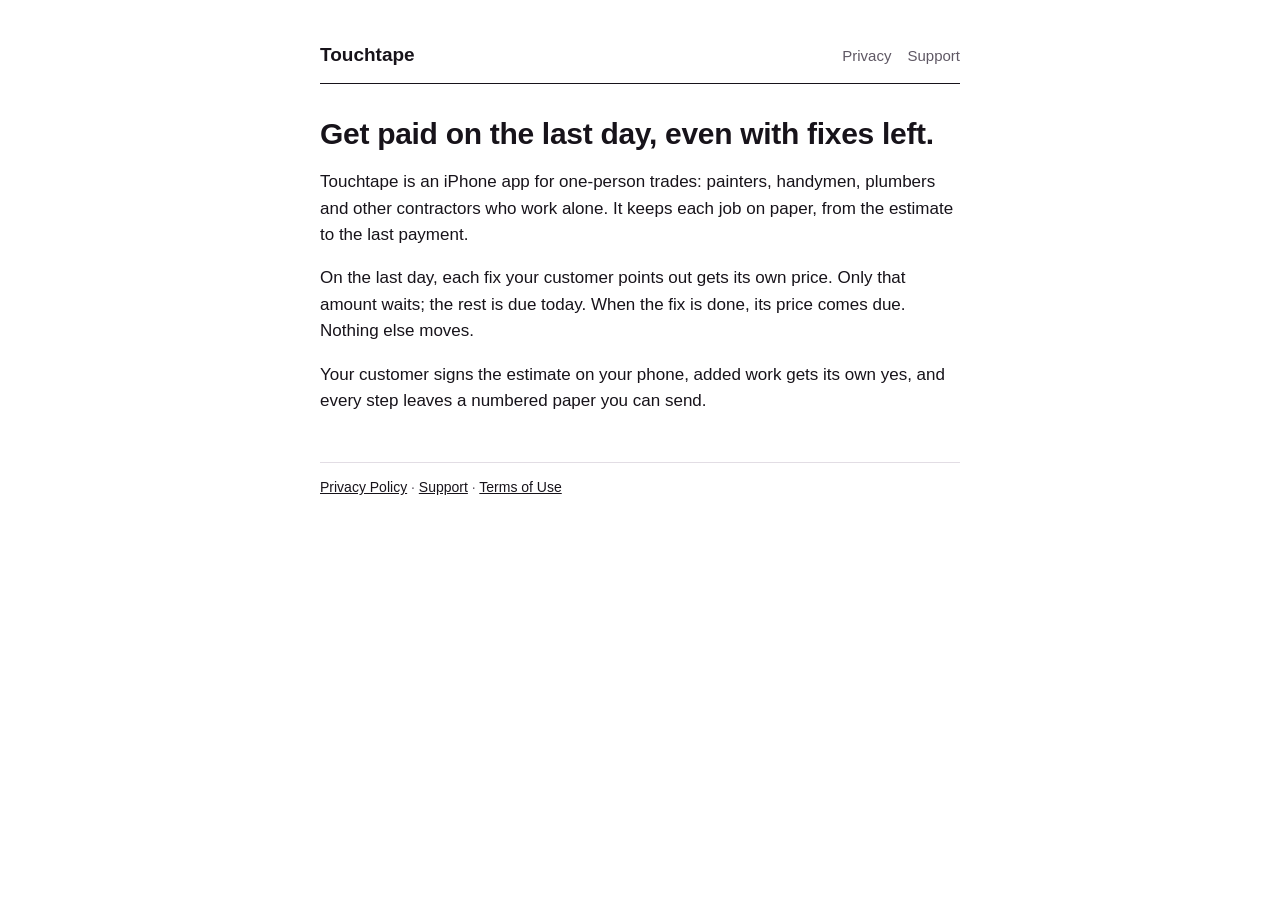
<file: index.html>
<!doctype html>
<html lang="en">
<head>
  <meta charset="utf-8">
  <meta name="viewport" content="width=device-width, initial-scale=1">
  <title>Touchtape</title>
  <meta name="description" content="Estimates, punch lists and bills for one-person trades, on iPhone.">
  <link rel="stylesheet" href="/style.css">
</head>
<body>
<main>
  <header>
    <a class="brand" href="/">Touchtape</a>
    <nav><a href="/privacy/">Privacy</a><a href="/support/">Support</a></nav>
  </header>

  <h1>Get paid on the last day, even with fixes left.</h1>
  <p>Touchtape is an iPhone app for one-person trades: painters, handymen, plumbers and other contractors who work alone. It keeps each job on paper, from the estimate to the last payment.</p>
  <p>On the last day, each fix your customer points out gets its own price. Only that amount waits; the rest is due today. When the fix is done, its price comes due. Nothing else moves.</p>
  <p>Your customer signs the estimate on your phone, added work gets its own yes, and every step leaves a numbered paper you can send.</p>

  <footer>
    <a href="/privacy/">Privacy Policy</a> · <a href="/support/">Support</a> · <a href="https://www.apple.com/legal/internet-services/itunes/dev/stdeula/">Terms of Use</a>
  </footer>
</main>
</body>
</html>
</file>
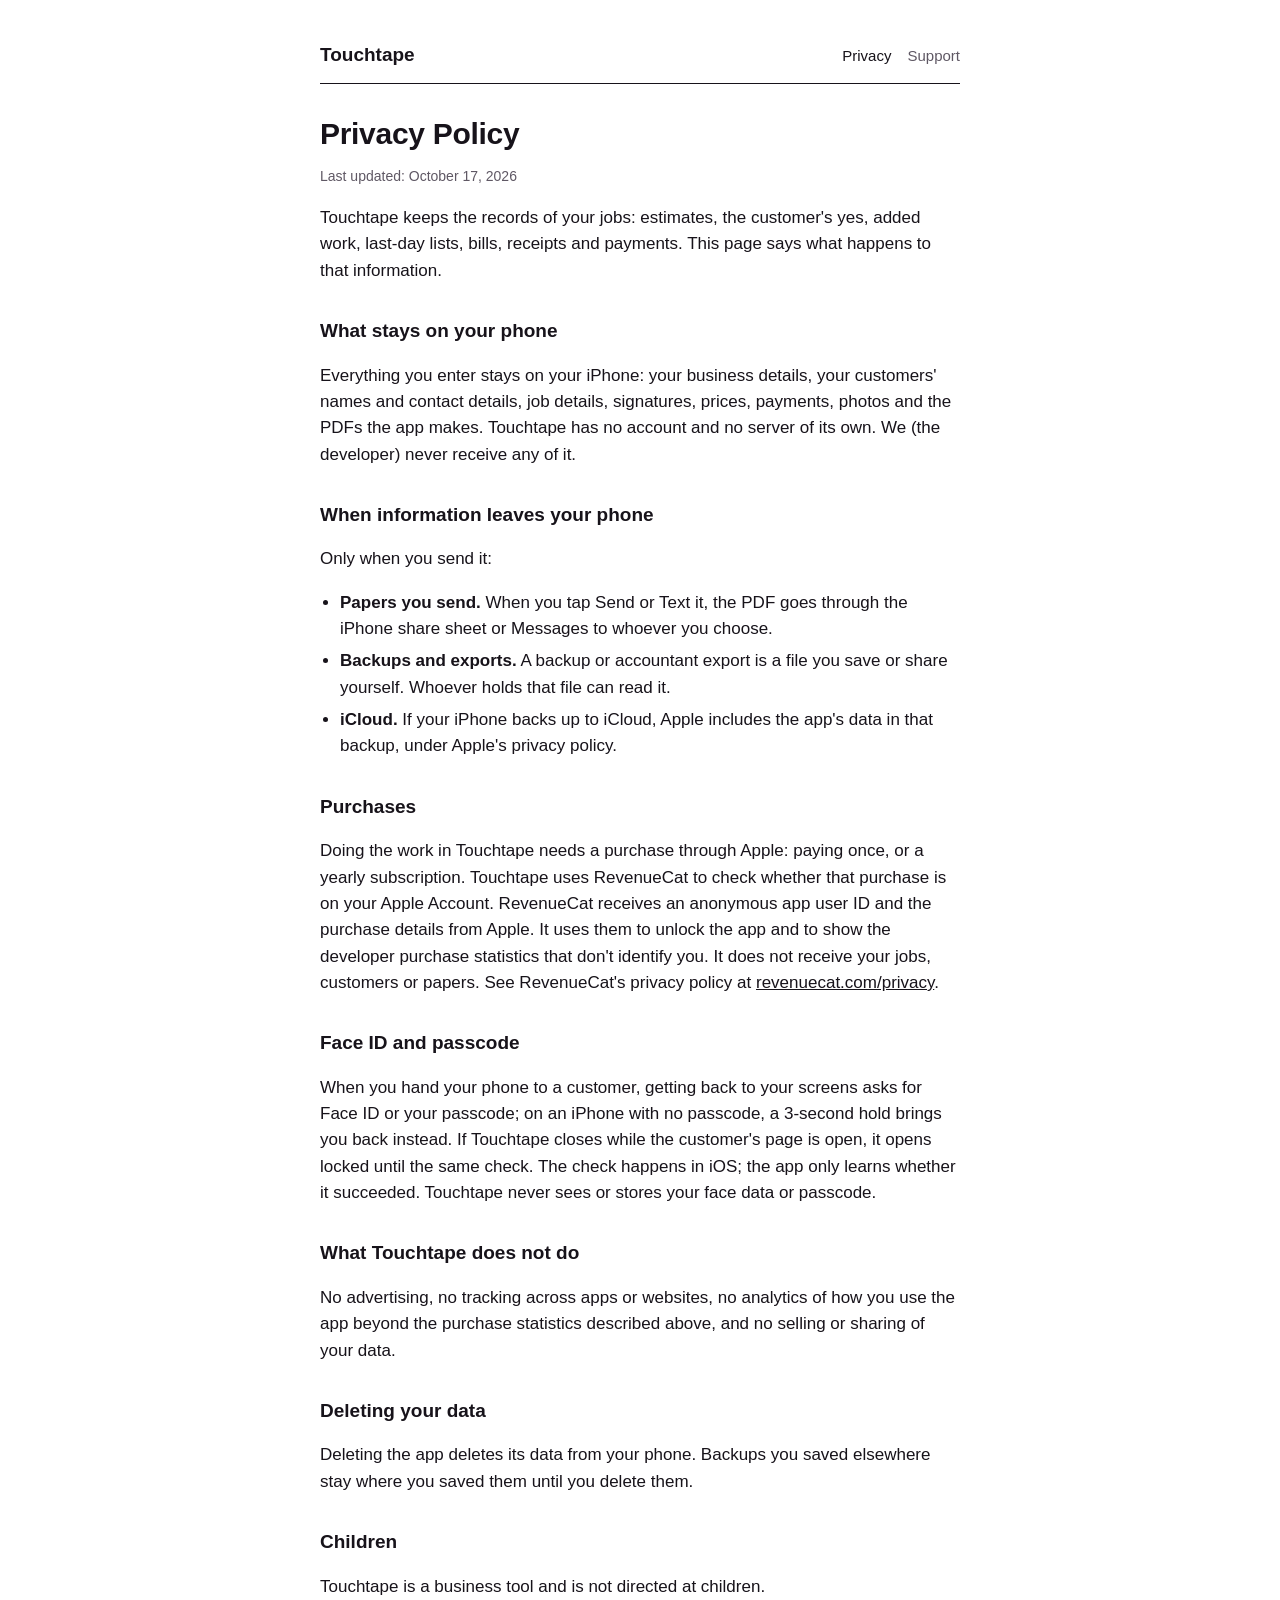
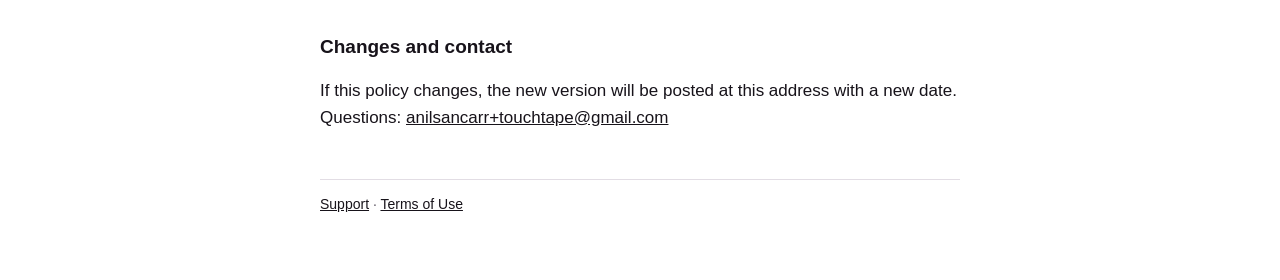
<file: privacy/index.html>
<!doctype html>
<html lang="en">
<head>
  <meta charset="utf-8">
  <meta name="viewport" content="width=device-width, initial-scale=1">
  <title>Privacy Policy · Touchtape</title>
  <link rel="stylesheet" href="/style.css">
</head>
<body>
<main>
  <header>
    <a class="brand" href="/">Touchtape</a>
    <nav><a href="/privacy/" aria-current="page">Privacy</a><a href="/support/">Support</a></nav>
  </header>

  <h1>Privacy Policy</h1>
  <p class="date">Last updated: October 17, 2026</p>

  <p>Touchtape keeps the records of your jobs: estimates, the customer's yes, added work, last-day lists, bills, receipts and payments. This page says what happens to that information.</p>

  <h2>What stays on your phone</h2>
  <p>Everything you enter stays on your iPhone: your business details, your customers' names and contact details, job details, signatures, prices, payments, photos and the PDFs the app makes. Touchtape has no account and no server of its own. We (the developer) never receive any of it.</p>

  <h2>When information leaves your phone</h2>
  <p>Only when you send it:</p>
  <ul>
    <li><strong>Papers you send.</strong> When you tap Send or Text it, the PDF goes through the iPhone share sheet or Messages to whoever you choose.</li>
    <li><strong>Backups and exports.</strong> A backup or accountant export is a file you save or share yourself. Whoever holds that file can read it.</li>
    <li><strong>iCloud.</strong> If your iPhone backs up to iCloud, Apple includes the app's data in that backup, under Apple's privacy policy.</li>
  </ul>

  <h2>Purchases</h2>
  <p>Doing the work in Touchtape needs a purchase through Apple: paying once, or a yearly subscription. Touchtape uses RevenueCat to check whether that purchase is on your Apple Account. RevenueCat receives an anonymous app user ID and the purchase details from Apple. It uses them to unlock the app and to show the developer purchase statistics that don't identify you. It does not receive your jobs, customers or papers. See RevenueCat's privacy policy at <a href="https://www.revenuecat.com/privacy">revenuecat.com/privacy</a>.</p>

  <h2>Face ID and passcode</h2>
  <p>When you hand your phone to a customer, getting back to your screens asks for Face ID or your passcode; on an iPhone with no passcode, a 3-second hold brings you back instead. If Touchtape closes while the customer's page is open, it opens locked until the same check. The check happens in iOS; the app only learns whether it succeeded. Touchtape never sees or stores your face data or passcode.</p>

  <h2>What Touchtape does not do</h2>
  <p>No advertising, no tracking across apps or websites, no analytics of how you use the app beyond the purchase statistics described above, and no selling or sharing of your data.</p>

  <h2>Deleting your data</h2>
  <p>Deleting the app deletes its data from your phone. Backups you saved elsewhere stay where you saved them until you delete them.</p>

  <h2>Children</h2>
  <p>Touchtape is a business tool and is not directed at children.</p>

  <h2>Changes and contact</h2>
  <p>If this policy changes, the new version will be posted at this address with a new date. Questions: <a href="mailto:anilsancarr+touchtape@gmail.com">anilsancarr+touchtape@gmail.com</a></p>

  <footer>
    <a href="/support/">Support</a> · <a href="https://www.apple.com/legal/internet-services/itunes/dev/stdeula/">Terms of Use</a>
  </footer>
</main>
</body>
</html>
</file>
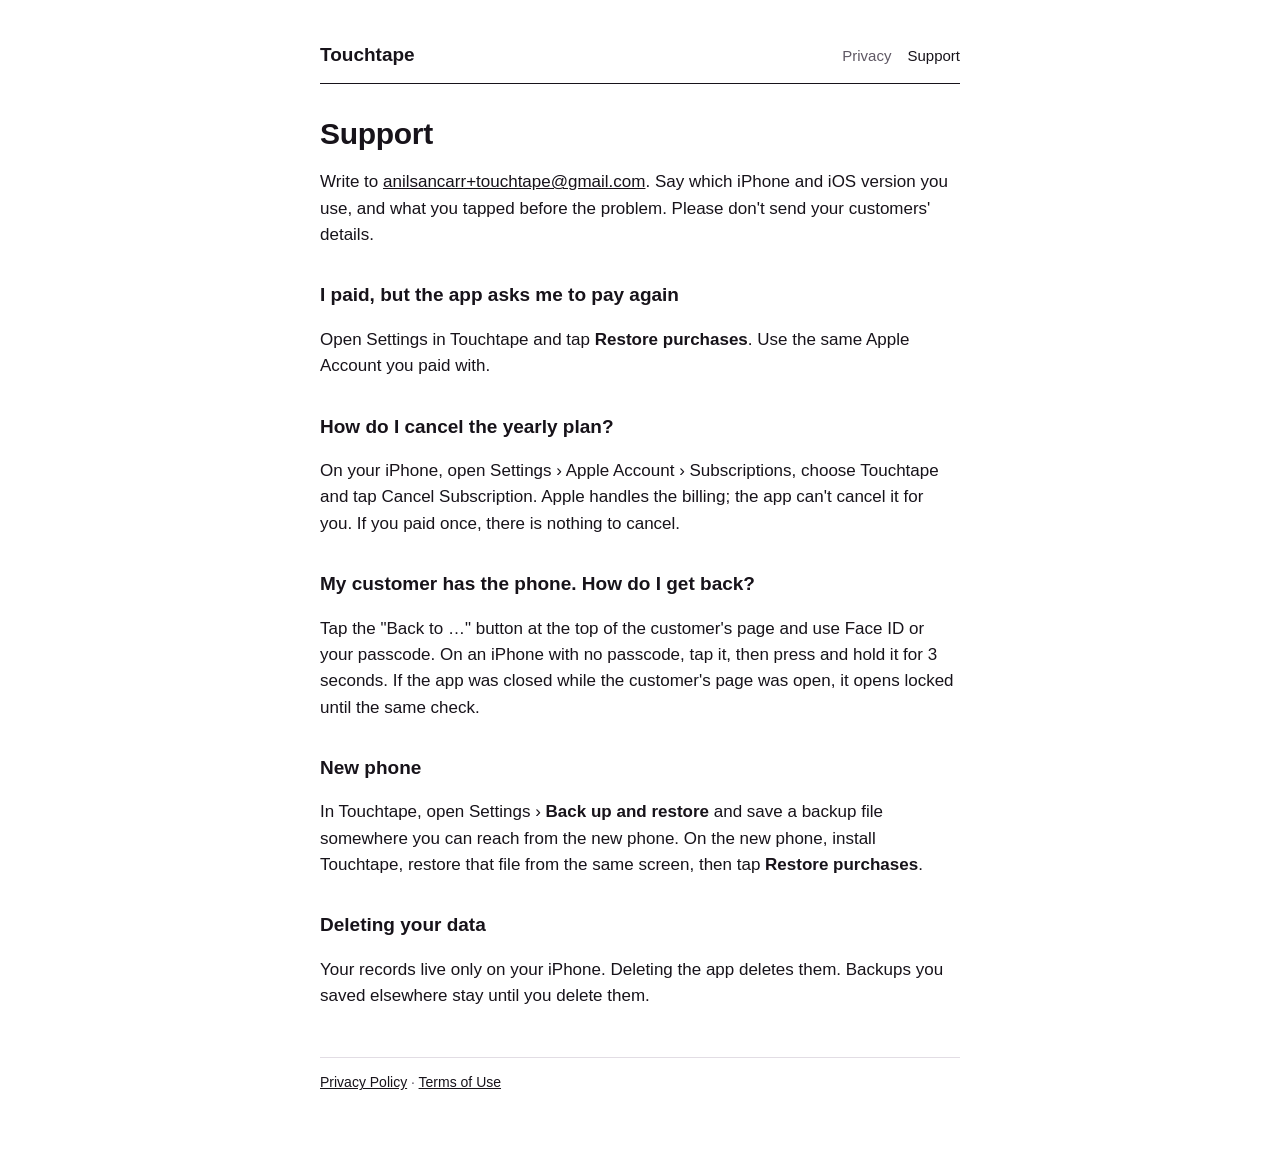
<file: support/index.html>
<!doctype html>
<html lang="en">
<head>
  <meta charset="utf-8">
  <meta name="viewport" content="width=device-width, initial-scale=1">
  <title>Support · Touchtape</title>
  <link rel="stylesheet" href="/style.css">
</head>
<body>
<main>
  <header>
    <a class="brand" href="/">Touchtape</a>
    <nav><a href="/privacy/">Privacy</a><a href="/support/" aria-current="page">Support</a></nav>
  </header>

  <h1>Support</h1>
  <p>Write to <a href="mailto:anilsancarr+touchtape@gmail.com">anilsancarr+touchtape@gmail.com</a>. Say which iPhone and iOS version you use, and what you tapped before the problem. Please don't send your customers' details.</p>

  <h2>I paid, but the app asks me to pay again</h2>
  <p>Open Settings in Touchtape and tap <strong>Restore purchases</strong>. Use the same Apple Account you paid with.</p>

  <h2>How do I cancel the yearly plan?</h2>
  <p>On your iPhone, open Settings › Apple Account › Subscriptions, choose Touchtape and tap Cancel Subscription. Apple handles the billing; the app can't cancel it for you. If you paid once, there is nothing to cancel.</p>

  <h2>My customer has the phone. How do I get back?</h2>
  <p>Tap the "Back to …" button at the top of the customer's page and use Face ID or your passcode. On an iPhone with no passcode, tap it, then press and hold it for 3 seconds. If the app was closed while the customer's page was open, it opens locked until the same check.</p>

  <h2>New phone</h2>
  <p>In Touchtape, open Settings › <strong>Back up and restore</strong> and save a backup file somewhere you can reach from the new phone. On the new phone, install Touchtape, restore that file from the same screen, then tap <strong>Restore purchases</strong>.</p>

  <h2>Deleting your data</h2>
  <p>Your records live only on your iPhone. Deleting the app deletes them. Backups you saved elsewhere stay until you delete them.</p>

  <footer>
    <a href="/privacy/">Privacy Policy</a> · <a href="https://www.apple.com/legal/internet-services/itunes/dev/stdeula/">Terms of Use</a>
  </footer>
</main>
</body>
</html>
</file>
<file: style.css>
:root {
  --paper: #ffffff;
  --ink: #17131a;
  --ink-soft: #5f5864;
  --rule: #e2dde4;
}

* {
  box-sizing: border-box;
}

html {
  -webkit-text-size-adjust: 100%;
}

body {
  margin: 0;
  background: var(--paper);
  color: var(--ink);
  font: 17px/1.55 -apple-system, BlinkMacSystemFont, "Segoe UI", Roboto, "Helvetica Neue", Arial, sans-serif;
}

main {
  max-width: 680px;
  margin: 0 auto;
  padding: 40px 20px 64px;
}

header {
  display: flex;
  align-items: baseline;
  justify-content: space-between;
  gap: 16px;
  padding-bottom: 14px;
  border-bottom: 1.5px solid var(--ink);
  margin-bottom: 32px;
}

.brand {
  font-weight: 800;
  font-size: 19px;
  color: var(--ink);
  text-decoration: none;
}

nav a {
  color: var(--ink-soft);
  text-decoration: none;
  margin-left: 16px;
  font-size: 15px;
}

nav a:hover,
nav a[aria-current="page"] {
  color: var(--ink);
}

h1 {
  font-size: 30px;
  line-height: 1.2;
  margin: 0 0 8px;
  letter-spacing: -0.3px;
}

h2 {
  font-size: 19px;
  margin: 32px 0 6px;
}

.date,
footer {
  color: var(--ink-soft);
  font-size: 14px;
}

a {
  color: var(--ink);
}

ul {
  padding-left: 20px;
}

li {
  margin: 6px 0;
}

footer {
  margin-top: 48px;
  padding-top: 14px;
  border-top: 1px solid var(--rule);
}
</file>
